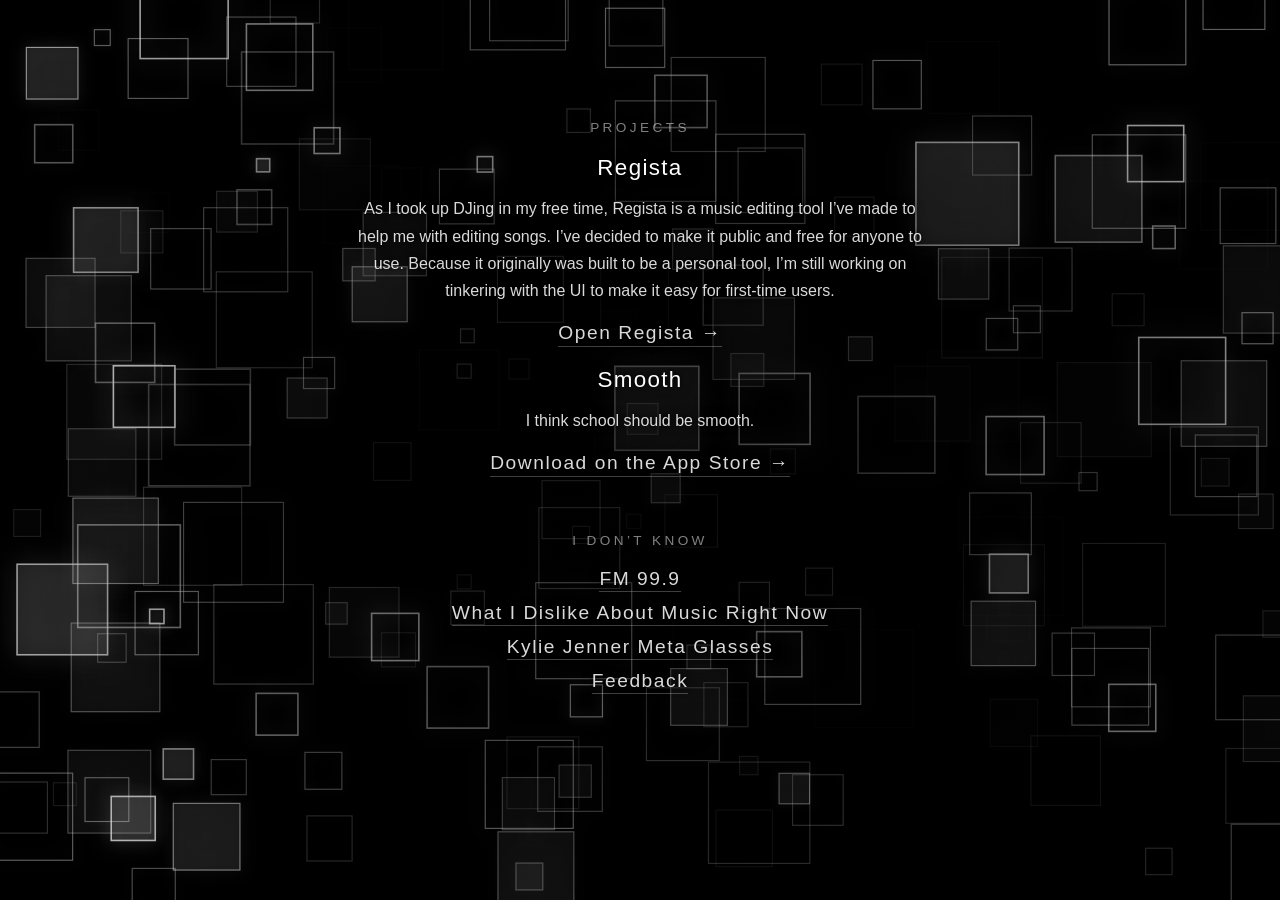
<file: index.html>
<!DOCTYPE html>
<html lang="en">
<head>
  <meta charset="UTF-8">
  <meta name="viewport" content="width=device-width, initial-scale=1.0">
  <title>Olisa Nwogugu</title>
  <meta name="description" content="Olisa's website">
  <meta name="robots" content="index, follow">
  <meta name="author" content="Olisa Nwogugu">
  <link rel="canonical" href="https://olisanwogugu.com/">

  <!-- Open Graph -->
  <meta property="og:type" content="website">
  <meta property="og:site_name" content="Olisa Nwogugu">
  <meta property="og:title" content="Olisa Nwogugu">
  <meta property="og:description" content="Olisa's website">
  <meta property="og:url" content="https://olisanwogugu.com/">

  <!-- Twitter -->
  <meta name="twitter:card" content="summary">
  <meta name="twitter:title" content="Olisa Nwogugu">
  <meta name="twitter:description" content="Olisa's website">

  <!-- Structured data: identify the site with the person -->
  <script type="application/ld+json">
  {
    "@context": "https://schema.org",
    "@type": "Person",
    "name": "Olisa Nwogugu",
    "url": "https://olisanwogugu.com/",
    "sameAs": [
      "https://github.com/OlisaNW247"
    ]
  }
  </script>
  <link rel="stylesheet" href="/squares.css">
  <style>
    * { margin: 0; padding: 0; box-sizing: border-box; }
    body {
      min-height: 100%;
      background: #000;
      color: #fff;
      font-family: -apple-system, BlinkMacSystemFont, "Segoe UI", Helvetica, Arial, sans-serif;
      text-align: center;
    }
    main { padding: 4rem 2rem; max-width: 40rem; margin: 0 auto; }
    h1 {
      font-size: clamp(2rem, 7vw, 4rem);
      font-weight: 300;
      letter-spacing: 0.35em;
      text-transform: uppercase;
      margin-right: -0.35em; /* offsets trailing letter-spacing so text is truly centered */
    }
    h2 {
      margin-top: 3.5rem;
      font-size: 0.85rem;
      font-weight: 400;
      letter-spacing: 0.25em;
      text-transform: uppercase;
      opacity: 0.5;
    }
    /* Present for search engines & screen readers without showing visually. */
    .visually-hidden {
      position: absolute;
      width: 1px; height: 1px;
      margin: -1px; padding: 0; border: 0;
      clip: rect(0 0 0 0); clip-path: inset(50%);
      overflow: hidden; white-space: nowrap;
    }
    ul { list-style: none; margin-top: 1.25rem; }
    li + li { margin-top: 0.75rem; }
    a {
      color: #fff;
      text-decoration: none;
      font-size: clamp(1rem, 2.5vw, 1.2rem);
      letter-spacing: 0.08em;
      opacity: 0.85;
      border-bottom: 1px solid rgba(255, 255, 255, 0.3);
      padding-bottom: 2px;
    }
    a:hover { opacity: 1; border-bottom-color: #fff; }
    .project { margin-top: 1.25rem; }
    .project h3 {
      font-size: clamp(1.1rem, 3vw, 1.4rem);
      font-weight: 400;
      letter-spacing: 0.06em;
    }
    .project p {
      margin-top: 0.9rem;
      font-size: 1rem;
      line-height: 1.7;
      opacity: 0.85;
    }
    .project .visit { display: inline-block; margin-top: 1.1rem; }
  </style>
</head>
<body>
  <canvas id="bg" aria-hidden="true"></canvas>
  <div id="veil" aria-hidden="true"></div>
  <main>
    <h1 class="visually-hidden">Olisa Nwogugu</h1>
    <h2>Projects</h2>
    <div class="project">
      <h3>Regista</h3>
      <p>As I took up DJing in my free time, Regista is a music editing tool I&rsquo;ve made to help me with editing songs. I&rsquo;ve decided to make it public and free for anyone to use. Because it originally was built to be a personal tool, I&rsquo;m still working on tinkering with the UI to make it easy for first-time users.</p>
      <a class="visit" href="https://olisanwogugu--regista-separator-web.modal.run/">Open Regista &rarr;</a>
    </div>

    <div class="project">
      <h3>Smooth</h3>
      <p>I think school should be smooth.</p>
      <a class="visit" href="https://apps.apple.com/us/app/smooth-for-students/id6783911002">Download on the App Store &rarr;</a>
    </div>

    <h2>I don&rsquo;t know</h2>
    <ul>
      <li><a href="/radio.html">FM 99.9</a></li>
      <li><a href="/posts/what-i-dislike-about-music-right-now.html">What I Dislike About Music Right Now</a></li>
      <li><a href="/posts/kylie-jenner-meta-glasses.html">Kylie Jenner Meta Glasses</a></li>
      <li><a href="https://docs.google.com/forms/d/e/1FAIpQLScZJ4BBXicAOFYSbCkHGcM5kWcDD8OXSSWtkK64kSSUO4WcJQ/viewform" target="_blank" rel="noopener">Feedback</a></li>
    </ul>
  </main>
  <script src="/squares.js"></script>
</body>
</html>
</file>
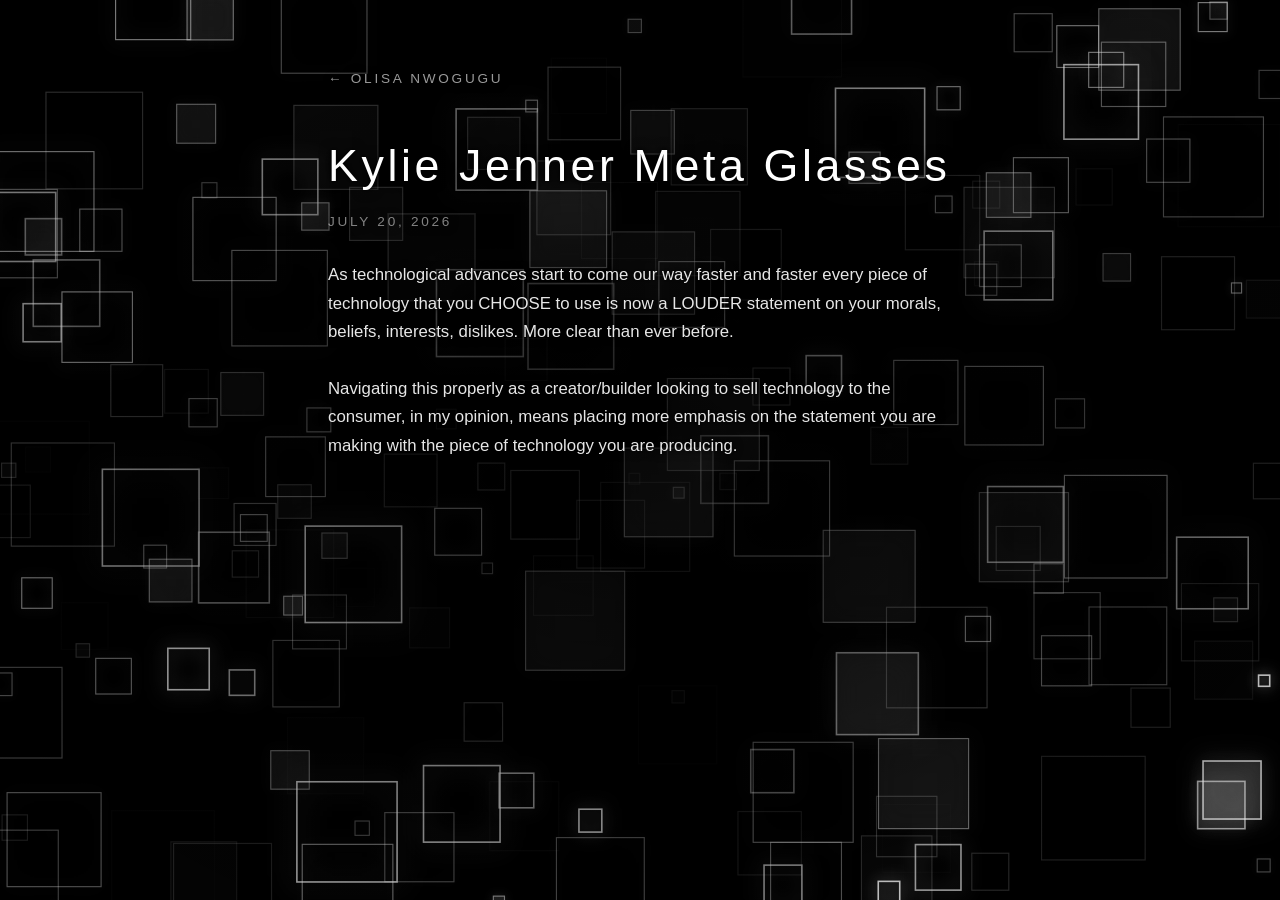
<file: posts/kylie-jenner-meta-glasses.html>
<!DOCTYPE html>
<html lang="en">
<head>
  <meta charset="UTF-8">
  <meta name="viewport" content="width=device-width, initial-scale=1.0">
  <title>Kylie Jenner Meta Glasses — Olisa Nwogugu</title>
  <meta name="description" content="Olisa Nwogugu on the Kylie Jenner Meta Glasses: as technology arrives faster, the tech you choose is a louder statement on your morals, beliefs, and interests.">
  <meta name="robots" content="index, follow">
  <meta name="author" content="Olisa Nwogugu">
  <link rel="canonical" href="https://olisanwogugu.com/posts/kylie-jenner-meta-glasses.html">

  <!-- Open Graph -->
  <meta property="og:type" content="article">
  <meta property="og:site_name" content="Olisa Nwogugu">
  <meta property="og:title" content="Kylie Jenner Meta Glasses">
  <meta property="og:description" content="As technology arrives faster, the tech you choose is a louder statement on your morals, beliefs, and interests.">
  <meta property="og:url" content="https://olisanwogugu.com/posts/kylie-jenner-meta-glasses.html">
  <meta name="twitter:card" content="summary">
  <link rel="stylesheet" href="/squares.css">
  <style>
    * { margin: 0; padding: 0; box-sizing: border-box; }
    body {
      background: #000;
      color: #fff;
      font-family: -apple-system, BlinkMacSystemFont, "Segoe UI", Helvetica, Arial, sans-serif;
      line-height: 1.7;
    }
    main {
      max-width: 42rem;
      margin: 0 auto;
      padding: 4rem 1.5rem 6rem;
    }
    a.home {
      display: inline-block;
      margin-bottom: 3rem;
      color: #fff;
      opacity: 0.6;
      text-decoration: none;
      font-size: 0.85rem;
      letter-spacing: 0.2em;
      text-transform: uppercase;
    }
    a.home:hover { opacity: 1; }
    h1 {
      font-size: clamp(1.8rem, 5vw, 2.8rem);
      font-weight: 300;
      letter-spacing: 0.08em;
      line-height: 1.25;
    }
    time {
      display: block;
      margin-top: 1rem;
      font-size: 0.85rem;
      letter-spacing: 0.2em;
      text-transform: uppercase;
      opacity: 0.5;
    }
    article p {
      margin-top: 1.75rem;
      font-size: 1.05rem;
      opacity: 0.9;
    }
  </style>
</head>
<body>
  <canvas id="bg" aria-hidden="true"></canvas>
  <div id="veil" aria-hidden="true"></div>
  <main>
    <a class="home" href="/">&larr; Olisa Nwogugu</a>
    <h1>Kylie Jenner Meta Glasses</h1>
    <time datetime="2026-07-20">July 20, 2026</time>
    <article>
      <p>As technological advances start to come our way faster and faster every piece of technology that you CHOOSE to use is now a LOUDER statement on your morals, beliefs, interests, dislikes. More clear than ever before.</p>
      <p>Navigating this properly as a creator/builder looking to sell technology to the consumer, in my opinion, means placing more emphasis on the statement you are making with the piece of technology you are producing.</p>
    </article>
  </main>
  <script src="/squares.js"></script>
</body>
</html>
</file>
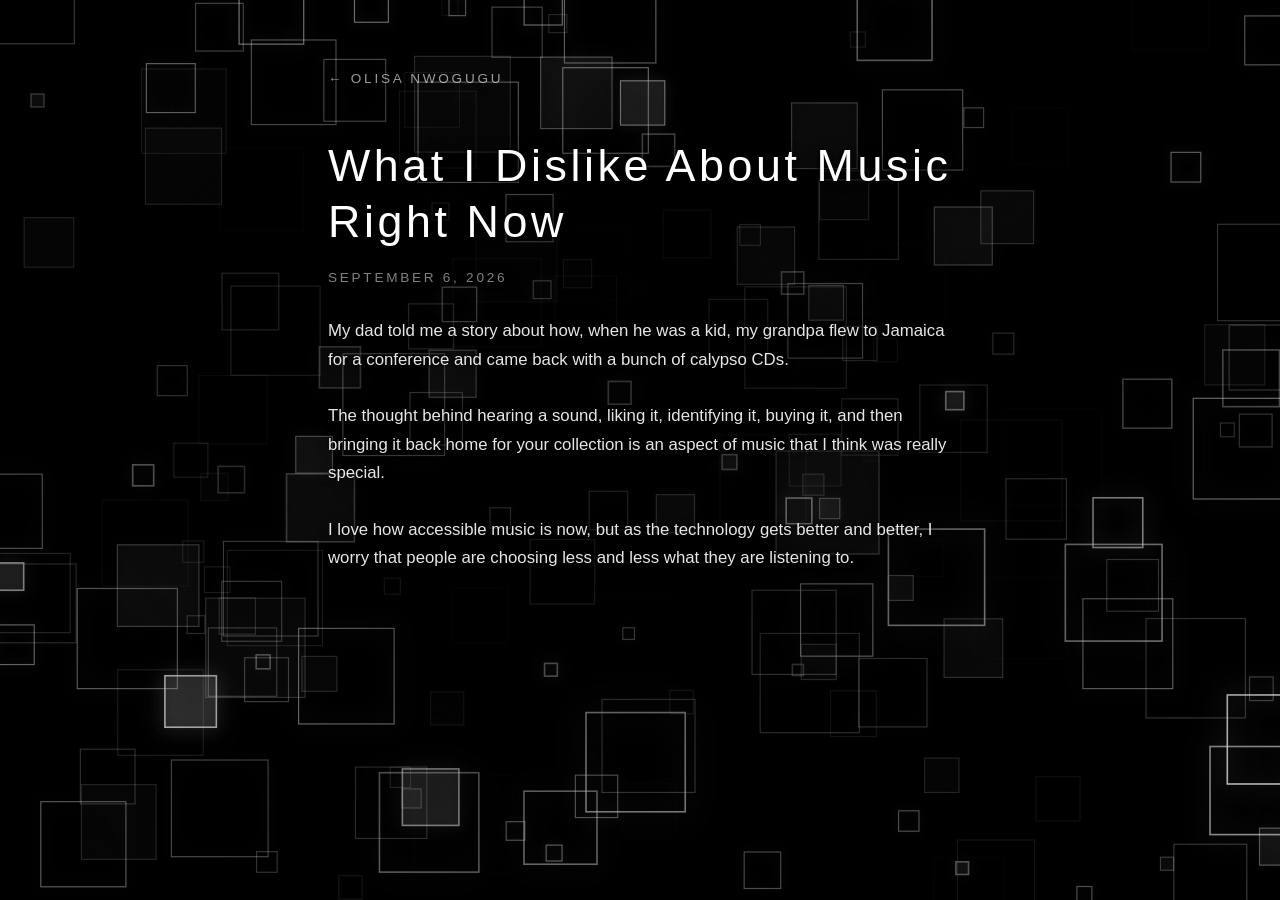
<file: posts/what-i-dislike-about-music-right-now.html>
<!DOCTYPE html>
<html lang="en">
<head>
  <meta charset="UTF-8">
  <meta name="viewport" content="width=device-width, initial-scale=1.0">
  <title>What I Dislike About Music Right Now — Olisa Nwogugu</title>
  <meta name="description" content="Olisa Nwogugu on music right now: as it becomes more accessible, people are choosing less and less what they listen to.">
  <meta name="robots" content="index, follow">
  <meta name="author" content="Olisa Nwogugu">
  <link rel="canonical" href="https://olisanwogugu.com/posts/what-i-dislike-about-music-right-now.html">

  <!-- Open Graph -->
  <meta property="og:type" content="article">
  <meta property="og:site_name" content="Olisa Nwogugu">
  <meta property="og:title" content="What I Dislike About Music Right Now">
  <meta property="og:description" content="As music becomes more accessible, people are choosing less and less what they listen to.">
  <meta property="og:url" content="https://olisanwogugu.com/posts/what-i-dislike-about-music-right-now.html">
  <meta name="twitter:card" content="summary">
  <link rel="stylesheet" href="/squares.css">
  <style>
    * { margin: 0; padding: 0; box-sizing: border-box; }
    body {
      background: #000;
      color: #fff;
      font-family: -apple-system, BlinkMacSystemFont, "Segoe UI", Helvetica, Arial, sans-serif;
      line-height: 1.7;
    }
    main {
      max-width: 42rem;
      margin: 0 auto;
      padding: 4rem 1.5rem 6rem;
    }
    a.home {
      display: inline-block;
      margin-bottom: 3rem;
      color: #fff;
      opacity: 0.6;
      text-decoration: none;
      font-size: 0.85rem;
      letter-spacing: 0.2em;
      text-transform: uppercase;
    }
    a.home:hover { opacity: 1; }
    h1 {
      font-size: clamp(1.8rem, 5vw, 2.8rem);
      font-weight: 300;
      letter-spacing: 0.08em;
      line-height: 1.25;
    }
    time {
      display: block;
      margin-top: 1rem;
      font-size: 0.85rem;
      letter-spacing: 0.2em;
      text-transform: uppercase;
      opacity: 0.5;
    }
    article p {
      margin-top: 1.75rem;
      font-size: 1.05rem;
      opacity: 0.9;
    }
  </style>
</head>
<body>
  <canvas id="bg" aria-hidden="true"></canvas>
  <div id="veil" aria-hidden="true"></div>
  <main>
    <a class="home" href="/">&larr; Olisa Nwogugu</a>
    <h1>What I Dislike About Music Right Now</h1>
    <time datetime="2026-09-06">September 6, 2026</time>
    <article>
      <p>My dad told me a story about how, when he was a kid, my grandpa flew to Jamaica for a conference and came back with a bunch of calypso CDs.</p>
      <p>The thought behind hearing a sound, liking it, identifying it, buying it, and then bringing it back home for your collection is an aspect of music that I think was really special.</p>
      <p>I love how accessible music is now, but as the technology gets better and better, I worry that people are choosing less and less what they are listening to.</p>
    </article>
  </main>
  <script src="/squares.js"></script>
</body>
</html>
</file>
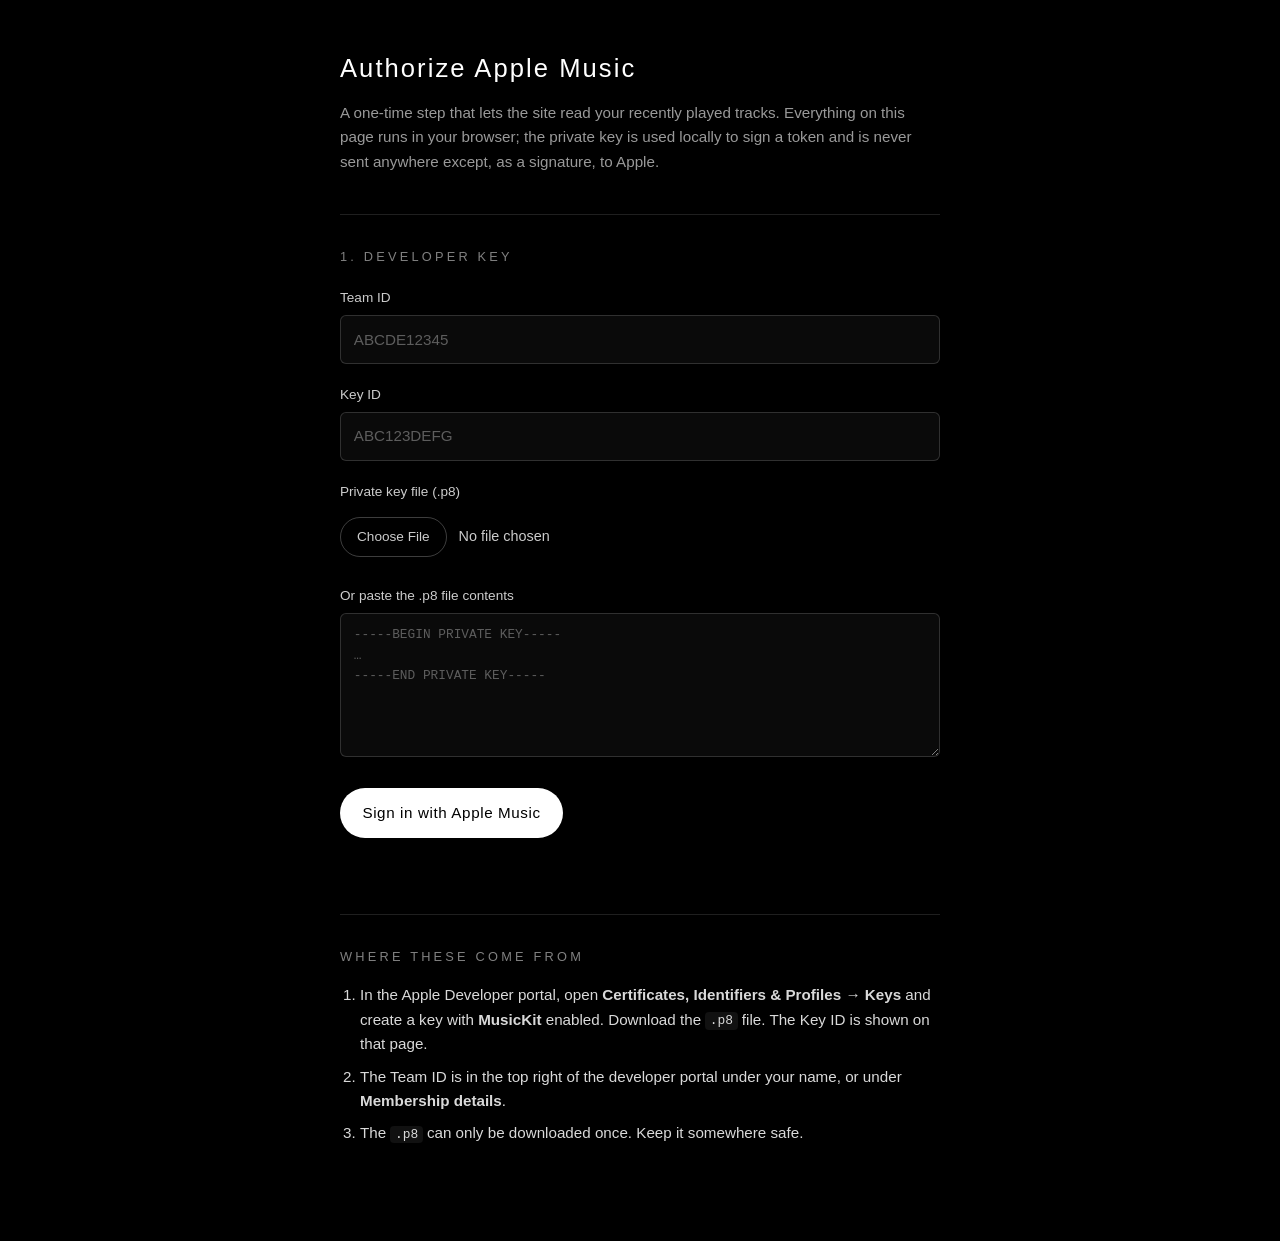
<file: tools/authorize.html>
<!DOCTYPE html>
<html lang="en">
<head>
  <meta charset="UTF-8">
  <meta name="viewport" content="width=device-width, initial-scale=1.0">
  <title>Authorize Apple Music — Olisa Nwogugu</title>
  <meta name="robots" content="noindex, nofollow">
  <style>
    * { margin: 0; padding: 0; box-sizing: border-box; }
    body {
      background: #000; color: #fff; line-height: 1.6;
      font-family: -apple-system, BlinkMacSystemFont, "Segoe UI", Helvetica, Arial, sans-serif;
    }
    main { max-width: 40rem; margin: 0 auto; padding: 3rem 1.25rem 6rem; }
    h1 { font-weight: 300; letter-spacing: 0.08em; font-size: 1.6rem; }
    p.lead { margin-top: 0.75rem; opacity: 0.6; font-size: 0.95rem; }
    section { margin-top: 2.5rem; padding-top: 2rem; border-top: 1px solid rgba(255,255,255,0.12); }
    h2 { font-size: 0.8rem; letter-spacing: 0.25em; text-transform: uppercase; opacity: 0.5; font-weight: 400; }
    label { display: block; margin-top: 1.25rem; font-size: 0.85rem; opacity: 0.8; }
    input[type="file"] { padding: 0.5rem 0; border: 0; background: none; color: #fff; font-size: 0.9rem; }
    input[type="file"]::file-selector-button {
      margin-right: 0.75rem; padding: 0.5rem 1rem; background: transparent; color: #fff;
      border: 1px solid rgba(255,255,255,0.3); border-radius: 999px; font: inherit; font-size: 0.85rem; cursor: pointer;
    }
    input, textarea {
      width: 100%; margin-top: 0.4rem; padding: 0.7rem 0.8rem; color: #fff; background: #0d0d0d;
      border: 1px solid rgba(255,255,255,0.2); border-radius: 6px; font: inherit; font-size: 0.95rem;
    }
    textarea { min-height: 9rem; font-family: ui-monospace, SFMono-Regular, Menlo, monospace; font-size: 0.8rem; }
    button {
      margin-top: 1.5rem; padding: 0.8rem 1.4rem; background: #fff; color: #000; border: 0; border-radius: 999px;
      font: inherit; font-size: 0.95rem; letter-spacing: 0.04em; cursor: pointer;
    }
    button[disabled] { opacity: 0.4; cursor: default; }
    .out {
      margin-top: 1.25rem; padding: 0.9rem 1rem; background: #0d0d0d; border: 1px solid rgba(255,255,255,0.2);
      border-radius: 6px; font-family: ui-monospace, SFMono-Regular, Menlo, monospace; font-size: 0.78rem;
      word-break: break-all; white-space: pre-wrap; display: none;
    }
    .out.show { display: block; }
    .status { margin-top: 1rem; font-size: 0.9rem; opacity: 0.75; min-height: 1.4em; }
    .error { color: #ff6b6b; opacity: 1; }
    .copy { margin-top: 0.75rem; background: transparent; color: #fff; border: 1px solid rgba(255,255,255,0.3); padding: 0.5rem 1rem; font-size: 0.85rem; }
    ol { margin-top: 1rem; padding-left: 1.25rem; font-size: 0.95rem; opacity: 0.85; }
    li + li { margin-top: 0.5rem; }
    code { font-family: ui-monospace, SFMono-Regular, Menlo, monospace; font-size: 0.85em; background: rgba(255,255,255,0.08); padding: 0.1em 0.35em; border-radius: 4px; }
  </style>
</head>
<body>
  <main>
    <h1>Authorize Apple Music</h1>
    <p class="lead">A one-time step that lets the site read your recently played tracks. Everything on this page runs in your browser; the private key is used locally to sign a token and is never sent anywhere except, as a signature, to Apple.</p>

    <section>
      <h2>1. Developer key</h2>
      <label>Team ID <input id="teamId" placeholder="ABCDE12345" autocomplete="off" spellcheck="false"></label>
      <label>Key ID <input id="keyId" placeholder="ABC123DEFG" autocomplete="off" spellcheck="false"></label>
      <label>Private key file (.p8) <input type="file" id="p8file" accept=".p8,.pem,.txt,text/plain"></label>
      <label>Or paste the .p8 file contents <textarea id="p8" placeholder="-----BEGIN PRIVATE KEY-----&#10;…&#10;-----END PRIVATE KEY-----" spellcheck="false"></textarea></label>
      <button id="go">Sign in with Apple Music</button>
      <p class="status" id="status"></p>
    </section>

    <section id="result" style="display:none">
      <h2>2. Your Music User Token</h2>
      <p style="margin-top:1rem;font-size:0.95rem;opacity:0.85">Save this as the <code>APPLE_MUSIC_USER_TOKEN</code> secret in the GitHub repository. It lasts about six months; when the Action starts failing with a 403, come back here and make a new one.</p>
      <div class="out show" id="mut"></div>
      <button class="copy" id="copy">Copy token</button>
    </section>

    <section>
      <h2>Where these come from</h2>
      <ol>
        <li>In the Apple Developer portal, open <strong>Certificates, Identifiers &amp; Profiles → Keys</strong> and create a key with <strong>MusicKit</strong> enabled. Download the <code>.p8</code> file. The Key ID is shown on that page.</li>
        <li>The Team ID is in the top right of the developer portal under your name, or under <strong>Membership details</strong>.</li>
        <li>The <code>.p8</code> can only be downloaded once. Keep it somewhere safe.</li>
      </ol>
    </section>
  </main>

  <script src="https://js-cdn.music.apple.com/musickit/v3/musickit.js" async></script>
  <script>
    (function () {
      var $ = function (id) { return document.getElementById(id); };
      var status = $('status');
      function say(msg, isError) { status.textContent = msg; status.className = 'status' + (isError ? ' error' : ''); }

      function b64url(buf) {
        var s = '', bytes = new Uint8Array(buf);
        for (var i = 0; i < bytes.length; i++) s += String.fromCharCode(bytes[i]);
        return btoa(s).replace(/\+/g, '-').replace(/\//g, '_').replace(/=+$/, '');
      }
      function enc(str) { return b64url(new TextEncoder().encode(str)); }

      async function developerToken(teamId, keyId, pem) {
        var body = pem.replace(/-----[^-]+-----/g, '').replace(/\s+/g, '');
        if (!body) throw new Error('The private key box is empty.');
        if (/[^A-Za-z0-9+\/=]/.test(body)) throw new Error('The private key contains characters that are not part of a .p8 file. It was probably copied from a masked preview. Use the file chooser above to pick the .p8 file directly.');
        var der = Uint8Array.from(atob(body), function (c) { return c.charCodeAt(0); });
        var key = await crypto.subtle.importKey('pkcs8', der, { name: 'ECDSA', namedCurve: 'P-256' }, false, ['sign']);
        var now = Math.floor(Date.now() / 1000);
        var header = enc(JSON.stringify({ alg: 'ES256', kid: keyId }));
        var payload = enc(JSON.stringify({ iss: teamId, iat: now, exp: now + 60 * 60 * 24 * 180 }));
        var data = header + '.' + payload;
        var sig = await crypto.subtle.sign({ name: 'ECDSA', hash: 'SHA-256' }, key, new TextEncoder().encode(data));
        return data + '.' + b64url(sig);
      }

      function musicKitReady() {
        return new Promise(function (resolve, reject) {
          if (window.MusicKit) return resolve();
          document.addEventListener('musickitloaded', resolve, { once: true });
          setTimeout(function () { if (!window.MusicKit) reject(new Error('MusicKit JS did not load. Check your connection and try again.')); }, 10000);
        });
      }

      $('p8file').addEventListener('change', function () {
        var f = this.files && this.files[0];
        if (!f) return;
        var r = new FileReader();
        r.onload = function () { $('p8').value = String(r.result).trim(); say('Loaded ' + f.name + '.'); };
        r.onerror = function () { say('Could not read that file.', true); };
        r.readAsText(f);
      });

      $('go').addEventListener('click', async function () {
        var teamId = $('teamId').value.trim(), keyId = $('keyId').value.trim(), p8 = $('p8').value.trim();
        if (!teamId || !keyId || !p8) return say('Fill in all three fields first.', true);
        $('go').disabled = true;
        try {
          say('Signing developer token…');
          var token = await developerToken(teamId, keyId, p8);
          say('Loading MusicKit…');
          await musicKitReady();
          await MusicKit.configure({ developerToken: token, app: { name: 'olisanwogugu.com', build: '1' } });
          say('Opening Apple sign-in…');
          var music = MusicKit.getInstance();
          var mut = await music.authorize();
          if (!mut) throw new Error('Apple did not return a user token.');
          $('mut').textContent = mut;
          $('result').style.display = '';
          $('result').scrollIntoView({ behavior: 'smooth' });
          say('Done. Copy the token below into the GitHub secret.');
        } catch (e) {
          say((e && e.message) || String(e), true);
        } finally {
          $('go').disabled = false;
        }
      });

      $('copy').addEventListener('click', function () {
        navigator.clipboard.writeText($('mut').textContent).then(function () { $('copy').textContent = 'Copied'; setTimeout(function () { $('copy').textContent = 'Copy token'; }, 1500); });
      });
    })();
  </script>
</body>
</html>
</file>
<file: squares.css>
/* Background canvas layer + legibility helpers, shared across pages. */
#bg {
  position: fixed;
  inset: 0;
  width: 100%;
  height: 100%;
  z-index: 0;
  display: block;
  pointer-events: none;
}

/* Soft dark vignette so the drifting squares never overpower the text. */
#veil {
  position: fixed;
  inset: 0;
  z-index: 1;
  pointer-events: none;
  background: radial-gradient(
    ellipse at center,
    rgba(0, 0, 0, 0.72) 0%,
    rgba(0, 0, 0, 0.45) 38%,
    rgba(0, 0, 0, 0.2) 70%,
    rgba(0, 0, 0, 0) 100%
  );
}

/* Content sits above both layers. */
main {
  position: relative;
  z-index: 2;
}

/* A little glow behind text keeps it crisp against bright squares. */
main :is(h1, h2, h3, p, a, time) {
  text-shadow: 0 0 12px rgba(0, 0, 0, 0.9), 0 0 4px rgba(0, 0, 0, 0.9);
}
</file>
